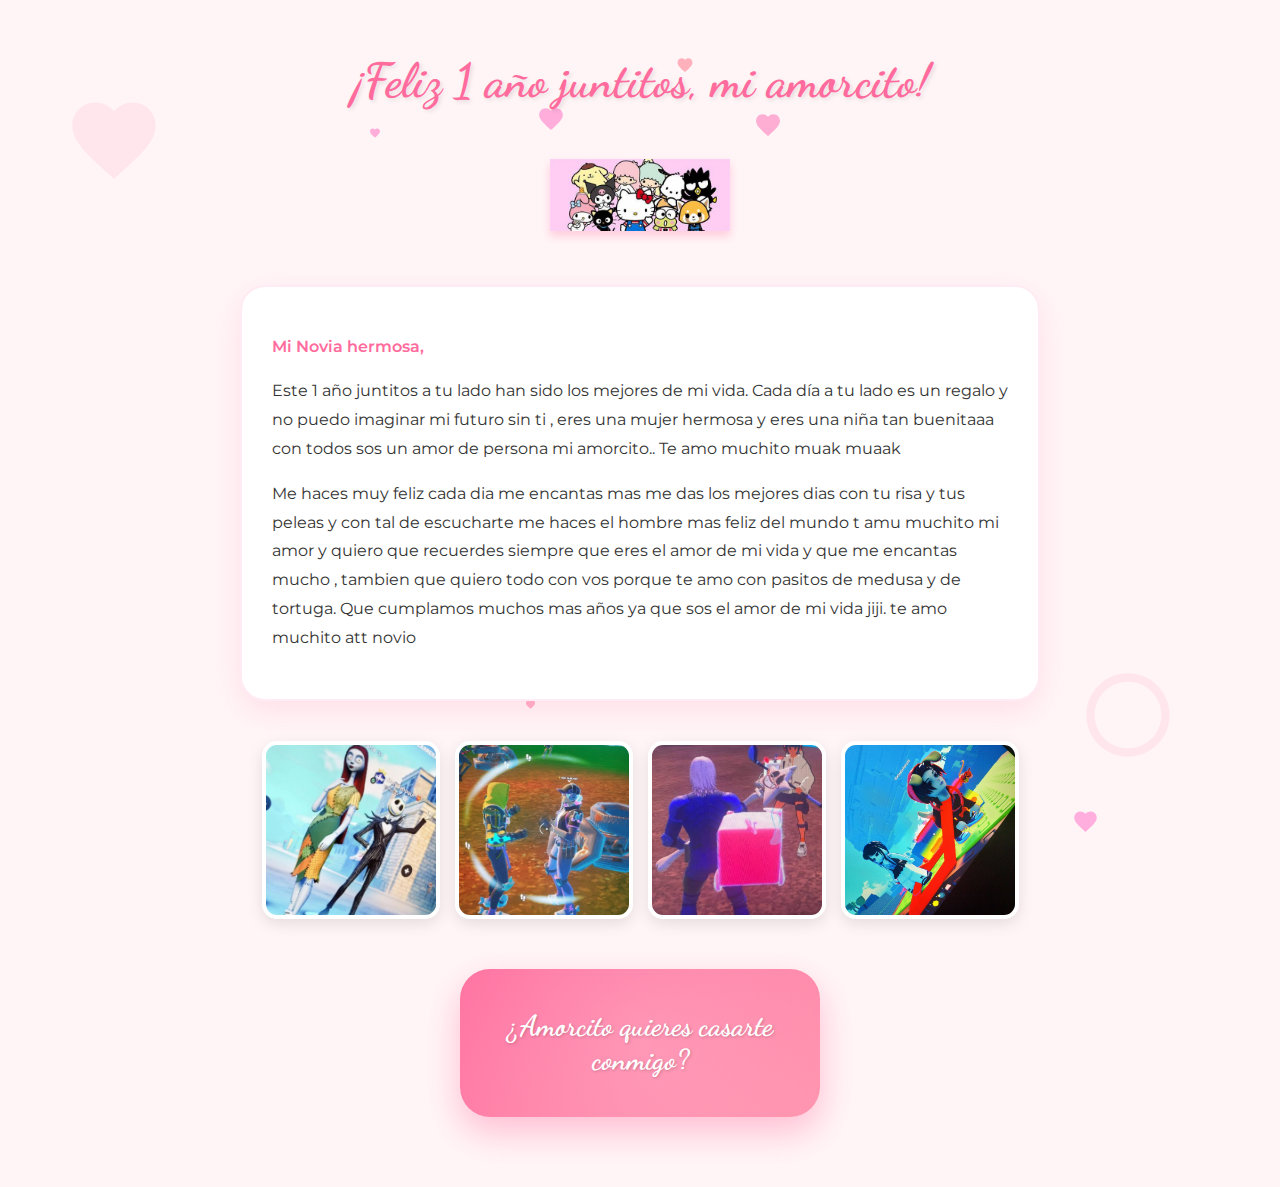
<file: sistema operativo/index.html>
<!DOCTYPE html>
<html lang="es">
<head>
    <meta charset="UTF-8">
    <meta name="viewport" content="width=device-width, initial-scale=1.0">
    <title>Para mi novia hermosa - 1 año mi Mon Amour</title>
    <style>
        @import url('https://fonts.googleapis.com/css2?family=Dancing+Script:wght@700&family=Montserrat:wght@400;600&display=swap');

        body {
            font-family: 'Montserrat', sans-serif;
            background-color: #fff5f7;
            margin: 0;
            padding: 0;
            overflow-x: hidden;
            text-align: center;
            color: #333;
        }

        .container {
            max-width: 800px;
            margin: 0 auto;
            padding: 20px;
            position: relative;
        }

        h1 {
            color: #ff6b9d;
            font-family: 'Dancing Script', cursive;
            font-size: 3em;
            text-shadow: 2px 2px 4px rgba(0, 0, 0, 0.1);
            animation: pulse 2s infinite;
            margin-bottom: 30px;
        }

        .hello-kitty {
            width: 180px;
            height: auto;
            margin: 20px auto;
            transition: all 0.5s;
            animation: bounce 3s infinite;
            filter: drop-shadow(0 5px 5px rgba(255, 107, 157, 0.3));
        }

        .hello-kitty:hover {
            transform: rotate(10deg) scale(1.1);
        }

        .message {
            background-color: white;
            border-radius: 25px;
            padding: 30px;
            margin: 30px 0;
            box-shadow: 0 10px 30px rgba(255, 107, 157, 0.15);
            position: relative;
            border: 2px solid #ffebf3;
            animation: fadeIn 2s;
            text-align: left;
            line-height: 1.8;
        }

        .message p:first-child {
            font-weight: 600;
            color: #ff6b9d;
        }

        .hearts {
            position: absolute;
            width: 100%;
            height: 100%;
            pointer-events: none;
            top: 0;
            left: 0;
            z-index: -1;
        }

        .heart {
            position: absolute;
            width: 20px;
            height: 20px;
            background: url('data:image/svg+xml;utf8,<svg xmlns="http://www.w3.org/2000/svg" viewBox="0 0 24 24" fill="%23ff6b9d"><path d="M12 21.35l-1.45-1.32C5.4 15.36 2 12.28 2 8.5 2 5.42 4.42 3 7.5 3c1.74 0 3.41.81 4.5 2.09C13.09 3.81 14.76 3 16.5 3 19.58 3 22 5.42 22 8.5c0 3.78-3.4 6.86-8.55 11.54L12 21.35z"/></svg>') no-repeat center center;
            background-size: contain;
            opacity: 0;
        }

        .photo-collage {
            display: flex;
            flex-wrap: wrap;
            justify-content: center;
            gap: 15px;
            margin: 40px 0;
        }

        .photo {
            width: 170px;
            height: 170px;
            object-fit: cover;
            border-radius: 15px;
            border: 4px solid white;
            box-shadow: 0 5px 15px rgba(0, 0, 0, 0.1);
            transition: all 0.4s;
        }

        .photo:hover {
            transform: scale(1.1) rotate(3deg);
            z-index: 10;
            box-shadow: 0 10px 25px rgba(0, 0, 0, 0.2);
        }

        .proposal-container {
            margin: 50px auto;
            perspective: 1000px;
        }

        .proposal {
            margin: 0 auto;
            padding: 40px;
            background: linear-gradient(135deg, #ff6b9d, #ff8fab);
            color: white;
            border-radius: 30px;
            width: 280px;
            display: flex;
            align-items: center;
            justify-content: center;
            flex-direction: column;
            box-shadow: 0 15px 35px rgba(255, 107, 157, 0.4);
            animation: heartbeat 1.5s infinite;
            cursor: pointer;
            transition: all 0.5s cubic-bezier(0.175, 0.885, 0.32, 1.275);
            transform-style: preserve-3d;
            position: relative;
            overflow: hidden;
        }

        .proposal::before {
            content: '';
            position: absolute;
            top: -50%;
            left: -50%;
            width: 200%;
            height: 200%;
            background: radial-gradient(circle, rgba(255,255,255,0.2) 0%, rgba(255,255,255,0) 70%);
            transform: rotate(0deg);
            animation: shine 3s infinite;
        }

        .proposal:hover {
            transform: scale(1.05) rotateY(10deg);
            box-shadow: 0 20px 40px rgba(255, 107, 157, 0.6);
        }

        .proposal-text {
            font-size: 1.8em;
            font-weight: bold;
            font-family: 'Dancing Script', cursive;
            text-align: center;
            margin: 0;
            position: relative;
            z-index: 2;
            text-shadow: 1px 1px 3px rgba(0, 0, 0, 0.2);
        }

        .buttons {
            margin: 40px 0;
            display: flex;
            justify-content: center;
            gap: 20px;
            flex-wrap: wrap;
        }

        button {
            background-color: #ff8fab;
            color: white;
            border: none;
            padding: 15px 35px;
            font-size: 1.2em;
            border-radius: 50px;
            cursor: pointer;
            transition: all 0.4s;
            font-family: 'Montserrat', sans-serif;
            box-shadow: 0 5px 15px rgba(0, 0, 0, 0.1);
            position: relative;
            overflow: hidden;
            min-width: 150px;
        }

        button::after {
            content: '';
            position: absolute;
            top: 0;
            left: 0;
            width: 100%;
            height: 100%;
            background: linear-gradient(rgba(255,255,255,0.3), rgba(255,255,255,0));
            opacity: 0;
            transition: opacity 0.3s;
        }

        button:hover {
            transform: translateY(-5px);
            box-shadow: 0 10px 20px rgba(0, 0, 0, 0.2);
        }

        button:hover::after {
            opacity: 1;
        }

        #yesBtn {
            background: linear-gradient(135deg, #ff6b9d, #ff477e);
        }

        #noBtn {
            background: linear-gradient(135deg, #a5a5a5, #8a8a8a);
        }

        .hidden {
            display: none;
            opacity: 0;
            transform: scale(0.8);
        }

        .celebration {
            position: fixed;
            top: 0;
            left: 0;
            width: 100%;
            height: 100%;
            background-color: rgba(255, 245, 247, 0.95);
            display: flex;
            align-items: center;
            justify-content: center;
            flex-direction: column;
            z-index: 100;
            opacity: 0;
            pointer-events: none;
            transition: opacity 1s;
        }

        .celebration.show {
            opacity: 1;
            pointer-events: all;
        }

        .celebration img {
            width: 220px;
            animation: bounce 1s infinite alternate;
            margin-bottom: 30px;
        }

        .celebration h2 {
            color: #ff6b9d;
            font-family: 'Dancing Script', cursive;
            font-size: 3.5em;
            margin: 20px 0;
            text-shadow: 2px 2px 4px rgba(0, 0, 0, 0.1);
        }

        .celebration p {
            font-size: 1.2em;
            max-width: 500px;
            margin: 0 auto;
            line-height: 1.8;
            color: #555;
        }

        /* Animaciones */
        @keyframes pulse {
            0% { transform: scale(1); }
            50% { transform: scale(1.05); }
            100% { transform: scale(1); }
        }

        @keyframes bounce {
            0%, 100% { transform: translateY(0); }
            50% { transform: translateY(-15px); }
        }

        @keyframes fadeIn {
            from { opacity: 0; transform: translateY(20px); }
            to { opacity: 1; transform: translateY(0); }
        }

        @keyframes heartbeat {
            0% { transform: scale(1); }
            25% { transform: scale(1.03); }
            50% { transform: scale(1); }
            75% { transform: scale(1.03); }
            100% { transform: scale(1); }
        }

        @keyframes float {
            0% { transform: translateY(0px) rotate(0deg); }
            50% { transform: translateY(-20px) rotate(5deg); }
            100% { transform: translateY(0px) rotate(0deg); }
        }

        @keyframes shine {
            0% { transform: rotate(0deg); }
            100% { transform: rotate(360deg); }
        }

        /* Decoraciones adicionales */
        .decoration {
            position: absolute;
            width: 100px;
            height: 100px;
            background-size: contain;
            background-repeat: no-repeat;
            opacity: 0.1;
            z-index: -1;
        }

        .decoration-1 {
            top: 10%;
            left: 5%;
            background-image: url('data:image/svg+xml;utf8,<svg xmlns="http://www.w3.org/2000/svg" viewBox="0 0 24 24" fill="%23ff6b9d"><path d="M12 21.35l-1.45-1.32C5.4 15.36 2 12.28 2 8.5 2 5.42 4.42 3 7.5 3c1.74 0 3.41.81 4.5 2.09C13.09 3.81 14.76 3 16.5 3 19.58 3 22 5.42 22 8.5c0 3.78-3.4 6.86-8.55 11.54L12 21.35z"/></svg>');
            animation: float 6s infinite ease-in-out;
        }

        .decoration-2 {
            bottom: 15%;
            right: 8%;
            background-image: url('data:image/svg+xml;utf8,<svg xmlns="http://www.w3.org/2000/svg" viewBox="0 0 24 24" fill="%23ff6b9d"><path d="M12 2C6.48 2 2 6.48 2 12s4.48 10 10 10 10-4.48 10-10S17.52 2 12 2zm0 18c-4.42 0-8-3.58-8-8s3.58-8 8-8 8 3.58 8 8-3.58 8-8 8z"/></svg>');
            animation: float 7s infinite ease-in-out reverse;
        }

        /* Responsive */
        @media (max-width: 600px) {
            h1 {
                font-size: 2.2em;
            }

            .message {
                padding: 20px;
            }

            .photo {
                width: 140px;
                height: 140px;
            }

            .proposal {
                width: 240px;
                padding: 30px;
            }

            .proposal-text {
                font-size: 1.5em;
            }

            .buttons {
                flex-direction: column;
                align-items: center;
            }

            button {
                width: 80%;
                margin: 5px 0;
            }
        }
    </style>
</head>
<body>
<div class="hearts" id="hearts"></div>
<div class="decoration decoration-1"></div>
<div class="decoration decoration-2"></div>

<div class="container">
    <h1>¡Feliz 1 año juntitos, mi amorcito!</h1>

    <img src="assets/img/OIP.jpg" alt="Hello Kitty" class="hello-kitty">

    <div class="message">
        <p>Mi Novia hermosa,</p>
        <p>Este 1 año juntitos a tu lado han sido los mejores de mi vida. Cada día a tu lado es un regalo y no puedo imaginar mi futuro sin ti , eres una mujer hermosa y eres una niña tan buenitaaa con todos sos un amor de persona mi amorcito.. Te amo muchito muak muaak</p>
        <p>Me haces muy feliz cada dia me encantas mas me das los mejores dias con tu risa y tus peleas y con tal de escucharte me haces el hombre mas feliz del mundo t amu muchito mi amor y quiero que recuerdes siempre que eres el amor de mi vida y que me encantas mucho , tambien que quiero todo con vos porque te amo con pasitos de medusa y de tortuga. Que cumplamos muchos mas años ya que sos el amor de mi vida jiji. te amo muchito att novio</p>
    </div>

    <div class="photo-collage">
        <!-- Reemplaza estas URLs con tus propias fotos -->
        <img src="assets/img/sally.jpg" class="photo" alt="Nuestros momentos">
        <img src="assets/img/torneo.jpg" class="photo" alt="Nuestros momentos">
        <img src="assets/img/pig.jpg" class="photo" alt="Nuestros momentos">
        <img src="assets/img/dog.jpg" class="photo" alt="Nuestros momentos">
    </div>

    <div class="proposal-container">
        <div class="proposal" id="proposal">
            <div class="proposal-text">¿Amorcito quieres casarte conmigo?</div>
        </div>
    </div>

    <div class="buttons hidden" id="buttons">
        <button id="yesBtn">¡SÍ! 💖</button>
        <button id="noBtn">No</button>
    </div>
</div>

<div class="celebration" id="celebration">
    <img src="assets/img/descarga.jpg" alt="Hello Kitty feliz">
    <h2>¡DIJISTE QUE SÍ! 💍</h2>
    <p>Este es el comienzo de nuestra vida juntos. Te amo con todo mi corazón.</p>
</div>

<script>
    // Crear corazones flotantes
    function createHearts() {
        const heartsContainer = document.getElementById('hearts');
        const heartCount = 20;

        for (let i = 0; i < heartCount; i++) {
            const heart = document.createElement('div');
            heart.classList.add('heart');

            // Posición aleatoria
            heart.style.left = Math.random() * 100 + 'vw';
            heart.style.top = Math.random() * 100 + 'vh';

            // Tamaño aleatorio
            const size = Math.random() * 20 + 10;
            heart.style.width = size + 'px';
            heart.style.height = size + 'px';

            // Color aleatorio (tonos rosados)
            const hue = 330 + Math.random() * 30; // Entre 330 y 360 (rosados)
            heart.style.filter = `hue-rotate(${Math.random() * 60 - 30}deg) brightness(1.2)`;

            // Animación
            heart.style.animation = `float ${Math.random() * 5 + 3}s infinite ease-in-out`;
            heart.style.animationDelay = Math.random() * 5 + 's';

            heartsContainer.appendChild(heart);

            // Hacerlos aparecer gradualmente
            setTimeout(() => {
                heart.style.opacity = '0.6';
            }, i * 100);
        }
    }

    // Mostrar botones cuando se hace clic en la propuesta
    document.getElementById('proposal').addEventListener('click', function() {
        this.classList.add('hidden');
        const buttons = document.getElementById('buttons');
        buttons.classList.remove('hidden');

        // Animación de aparición
        setTimeout(() => {
            buttons.style.opacity = '1';
            buttons.style.transform = 'scale(1)';
        }, 10);
    });

    // Manejar clic en el botón Sí
    document.getElementById('yesBtn').addEventListener('click', function() {
        const celebration = document.getElementById('celebration');
        celebration.classList.add('show');
        createHearts();

        // Disparar más corazones
        setInterval(createHearts, 2000);

        // Confeti adicional
        for (let i = 0; i < 50; i++) {
            setTimeout(createHearts, i * 100);
        }
    });

    // Manejar clic en el botón No (movimiento divertido)
    document.getElementById('noBtn').addEventListener('mouseover', function() {
        const noBtn = this;
        const maxX = window.innerWidth - noBtn.offsetWidth;
        const maxY = window.innerHeight - noBtn.offsetHeight;

        // Nueva posición aleatoria que asegure que el botón permanezca visible
        const x = Math.max(10, Math.min(maxX - 10, Math.random() * maxX));
        const y = Math.max(10, Math.min(maxY - 10, Math.random() * maxY));

        noBtn.style.position = 'absolute';
        noBtn.style.left = x + 'px';
        noBtn.style.top = y + 'px';

        // Pequeña animación
        noBtn.style.transform = 'scale(1.1)';
        setTimeout(() => {
            noBtn.style.transform = 'scale(1)';
        }, 300);
    });

    // También mover al hacer clic (por si no funciona el hover en móviles)
    document.getElementById('noBtn').addEventListener('click', function() {
        this.dispatchEvent(new Event('mouseover'));
    });

    // Inicializar corazones al cargar la página
    window.addEventListener('load', function() {
        createHearts();

        // Animación de fotos secuencial
        const photos = document.querySelectorAll('.photo');
        photos.forEach((photo, index) => {
            setTimeout(() => {
                photo.style.animation = 'fadeIn 1s forwards';
            }, index * 200);
        });

        // Animación de entrada para el contenedor
        document.querySelector('.container').style.animation = 'fadeIn 1.5s forwards';
    });
</script>
</body>
</html>
</file>
